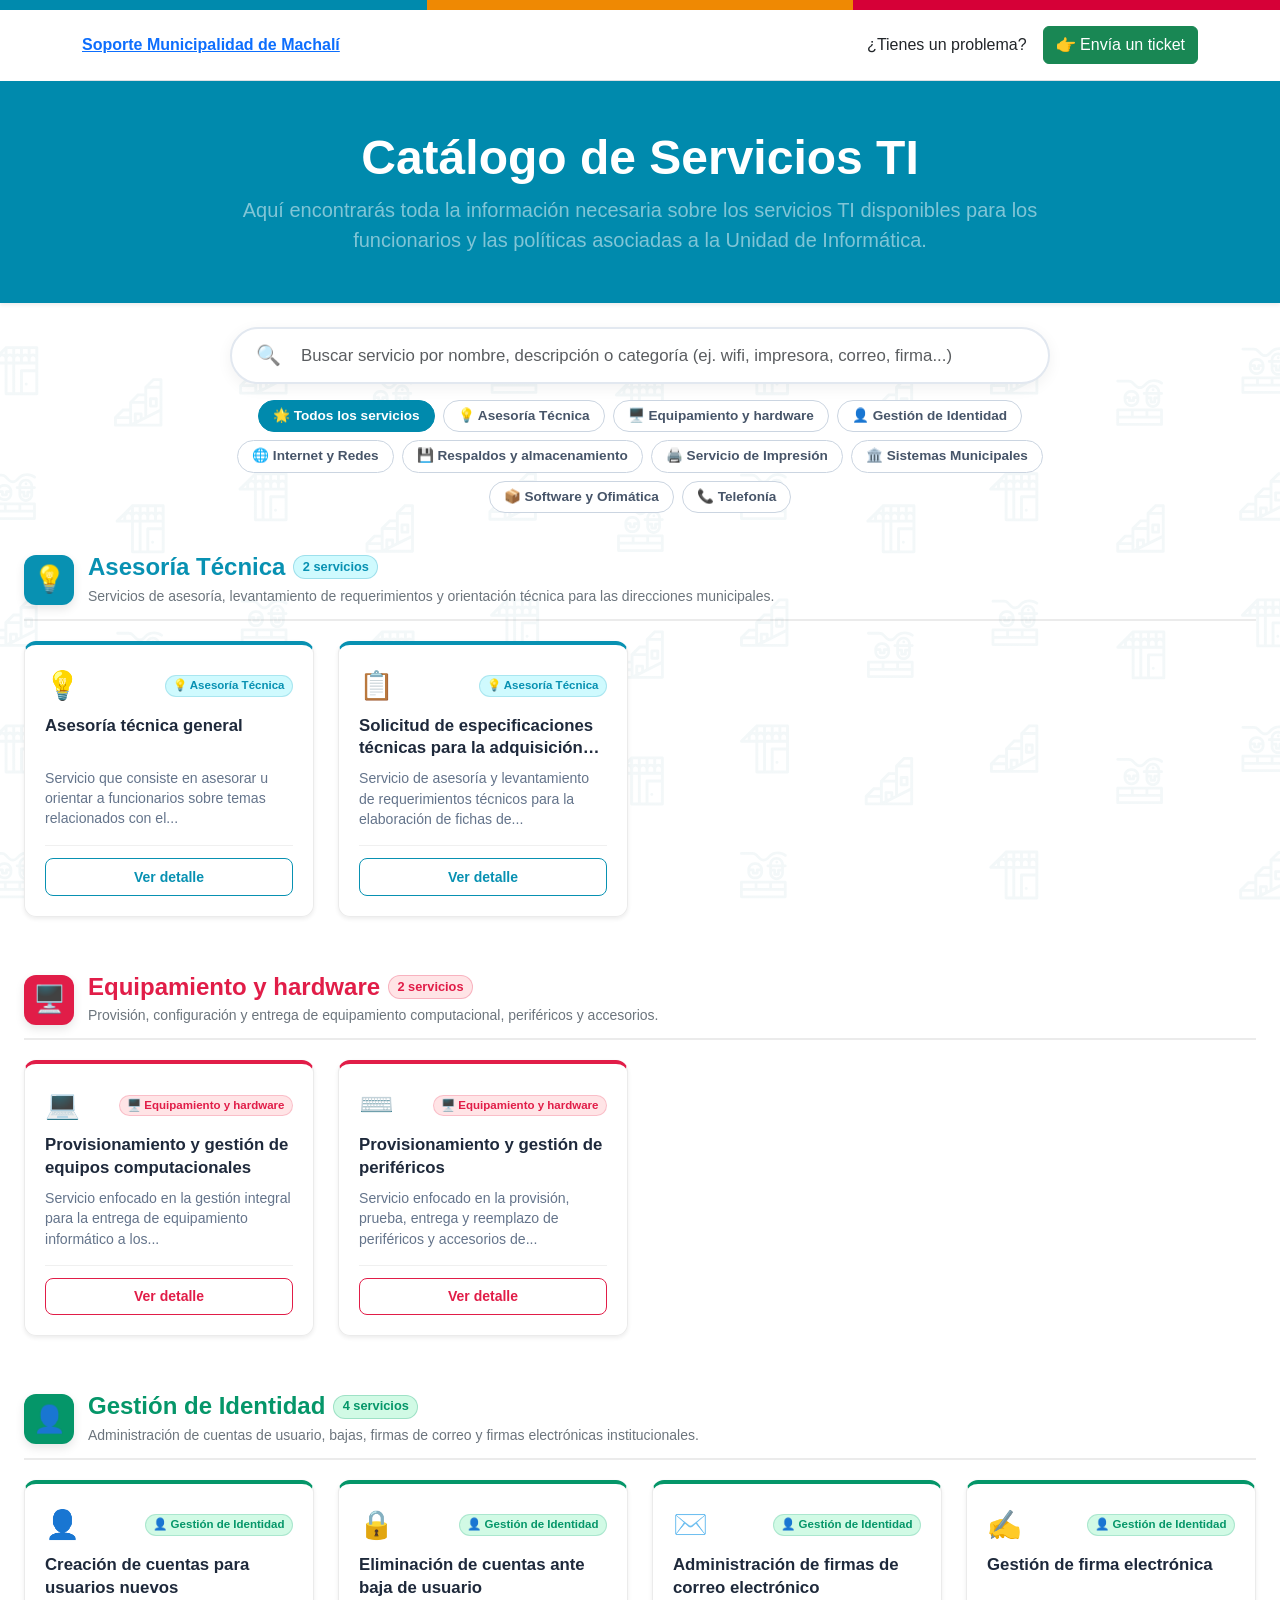
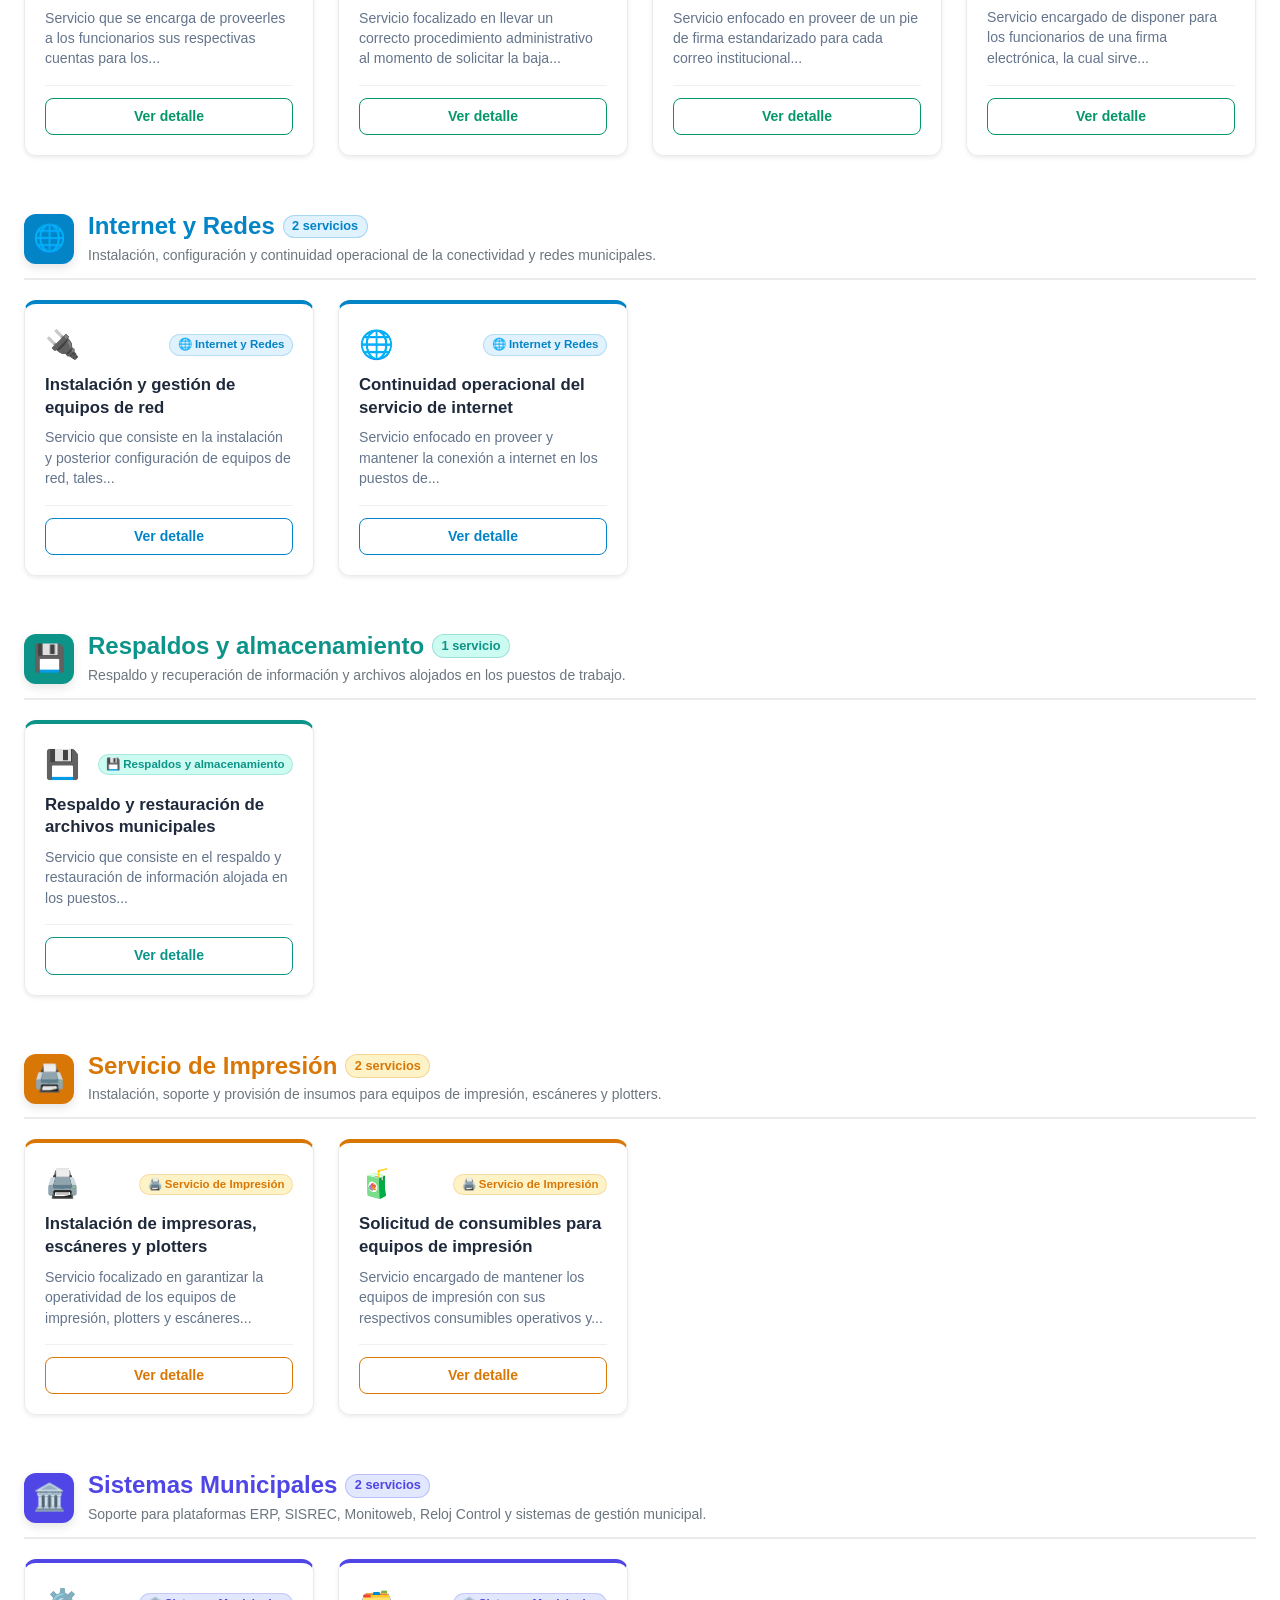
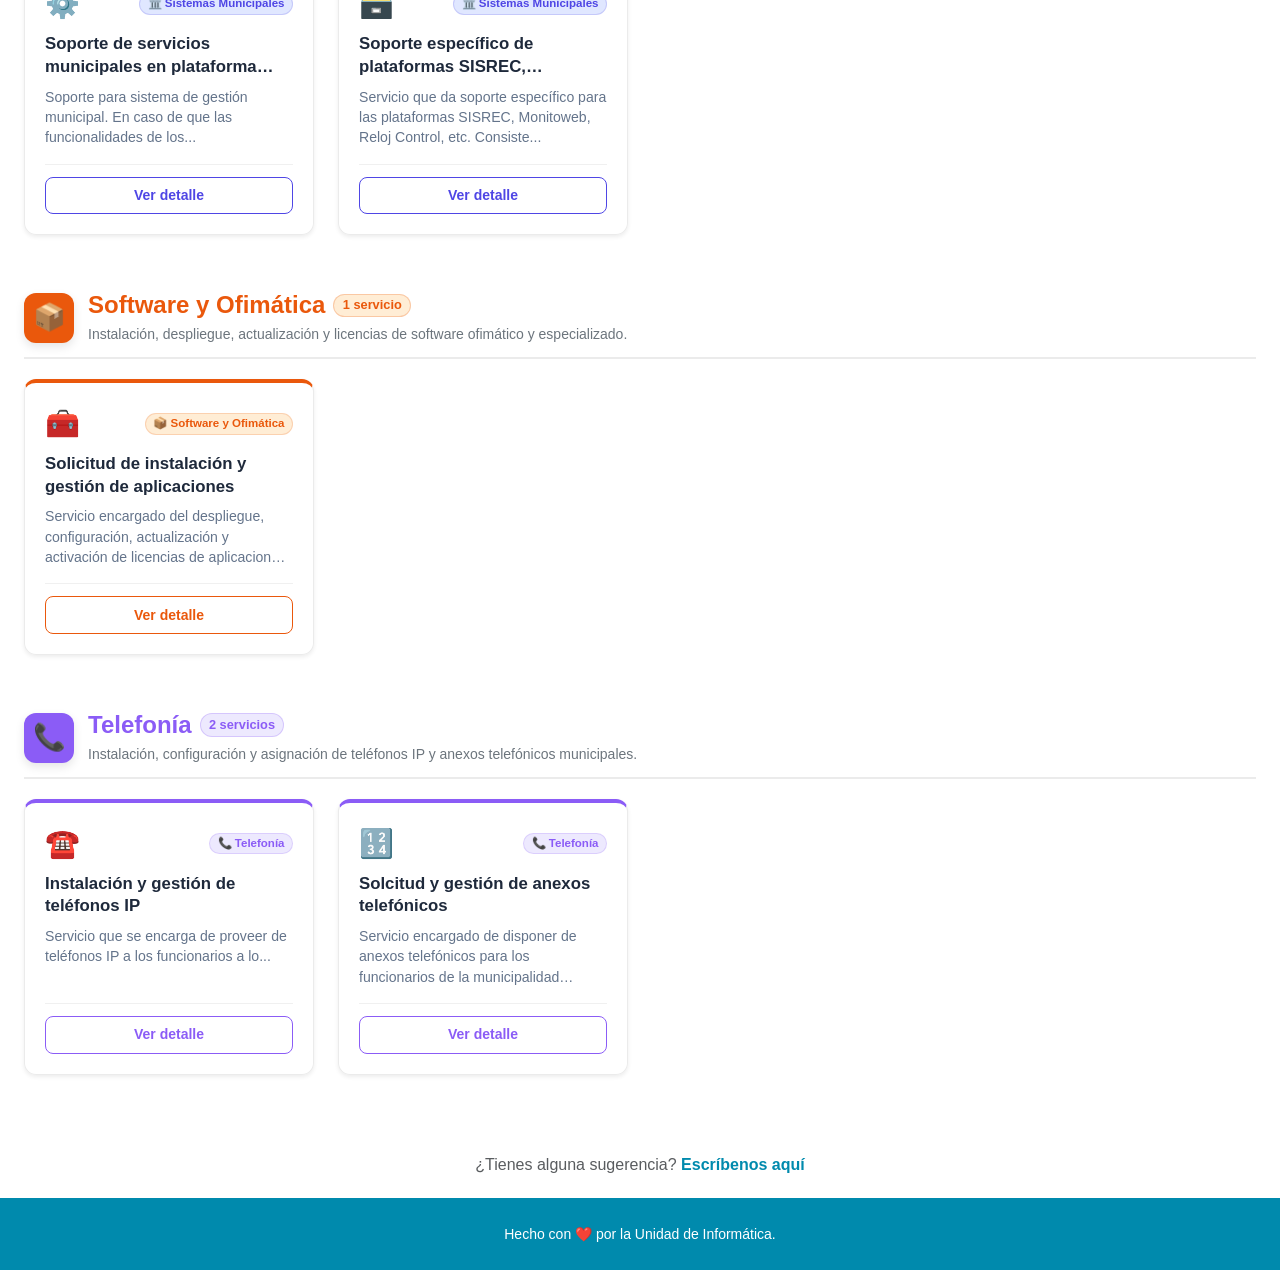
<file: index.html>
<!DOCTYPE html>
<html lang="es">
<head>
    <meta charset="UTF-8">
    <meta name="viewport" content="width=device-width, initial-scale=1.0">
    <title>Catálogo de Servicios TI | Municipalidad de Machalí</title>
    <link rel="icon" type="image/png" href="img/color_transparente.png">
    <link href="https://cdn.jsdelivr.net/npm/bootstrap@5.3.8/dist/css/bootstrap.min.css" rel="stylesheet" integrity="sha384-sRIl4kxILFvY47J16cr9ZwB07vP4J8+LH7qKQnuqkuIAvNWLzeN8tE5YBujZqJLB" crossorigin="anonymous">
    <link rel="stylesheet" href="css/style.css">
</head>
<body class="d-flex flex-column min-vh-100">
    <header id="header-placeholder"></header>

    <div class="container-fluid bg-mach-primary text-white py-5 shadow-sm">
        <div class="container text-center">
            <h1 class="fw-bold display-5 mb-2">Catálogo de Servicios TI</h1>
            <p class="lead mb-0 text-white-50 mx-auto" style="max-width: 800px;">
                Aquí encontrarás toda la información necesaria sobre los servicios TI disponibles para los funcionarios y las políticas asociadas a la Unidad de Informática.
            </p>
        </div> 
    </div>

    <section class="container mt-4 mb-4">
        <div class="search-container">
            <div class="search-box-wrapper p-2 d-flex align-items-center">
                <span class="ps-3 pe-2 text-muted fs-5" aria-hidden="true">🔍</span>
                <input type="search" id="service-search" class="form-control search-input" placeholder="Buscar servicio por nombre, descripción o categoría (ej. wifi, impresora, correo, firma...)" aria-label="Buscar servicio TI">
                <button type="button" id="clear-search-btn" class="btn btn-link text-muted pe-3 text-decoration-none d-none" aria-label="Limpiar búsqueda" title="Limpiar búsqueda">✕</button>
            </div>

            <div class="search-pills mt-3" id="category-filters" role="group" aria-label="Filtro de categorías">
                <button type="button" class="btn-cat-pill active" data-category="all">🌟 Todos los servicios</button>
                <button type="button" class="btn-cat-pill" data-category="asesoria-tecnica"><span>💡</span> Asesoría Técnica</button>
                <button type="button" class="btn-cat-pill" data-category="equipamiento-hardware"><span>🖥️</span> Equipamiento y hardware</button>
                <button type="button" class="btn-cat-pill" data-category="gestion-identidad"><span>👤</span> Gestión de Identidad</button>
                <button type="button" class="btn-cat-pill" data-category="internet-redes"><span>🌐</span> Internet y Redes</button>
                <button type="button" class="btn-cat-pill" data-category="respaldos-almacenamiento"><span>💾</span> Respaldos y almacenamiento</button>
                <button type="button" class="btn-cat-pill" data-category="servicio-impresion"><span>🖨️</span> Servicio de Impresión</button>
                <button type="button" class="btn-cat-pill" data-category="sistemas-municipales"><span>🏛️</span> Sistemas Municipales</button>
                <button type="button" class="btn-cat-pill" data-category="software-ofimatica"><span>📦</span> Software y Ofimática</button>
                <button type="button" class="btn-cat-pill" data-category="telefonia"><span>📞</span> Telefonía</button>
            </div>

            <div id="results-count" class="text-center text-muted fw-semibold small mt-2 d-none" aria-live="polite"></div>
        </div>
    </section>

    <main class="flex-grow-1">
        <div class="container my-3" id="catalogo-completo">
        <!-- Category: Asesoría Técnica -->
        <section class="categoria-seccion" id="cat-asesoria-tecnica" data-category="asesoria-tecnica">
            <div class="categoria-header">
                <div class="categoria-icono-circulo" style="background-color: #0891b2; color: #ffffff;">
                    💡
                </div>
                <div class="flex-grow-1">
                    <div class="d-flex align-items-center gap-2 flex-wrap">
                        <h3 class="fw-bold m-0" style="color: #0891b2; font-size: 1.5rem;">Asesoría Técnica</h3>
                        <span class="badge rounded-pill" style="background-color: #cffafe; color: #0891b2; border: 1px solid #0891b240; font-size: 0.8rem;">
                            2 servicios
                        </span>
                    </div>
                    <p class="text-secondary small m-0 mt-1">Servicios de asesoría, levantamiento de requerimientos y orientación técnica para las direcciones municipales.</p>
                </div>
            </div>
            <div class="row g-4">
                <div class="col-12 col-md-6 col-lg-3 d-flex service-column"
                     data-category="asesoria-tecnica"
                     data-search="asesoria tecnica general servicio que consiste en asesorar u orientar a funcionarios sobre temas relacionados con el area de la informatica cada vez que se solicite mediante un ticket o por llamada telefonica. considera ayuda en el uso de google workspace. asesoria tecnica servicios de asesoria, levantamiento de requerimientos y orientacion tecnica para las direcciones municipales.">
                    <article class="card card-servicio-catalogo shadow-sm"
                             style="border-top: 4px solid #0891b2; cursor: pointer;"
                             role="button"
                             tabindex="0"
                             data-service-title="Asesoría técnica general"
                             data-service-icon="💡"
                             data-service-category="💡 Asesoría Técnica"
                             data-service-category-color="#0891b2"
                             data-service-category-bg="#cffafe"
                             data-service-description="Servicio que consiste en asesorar u orientar a funcionarios sobre temas relacionados con el área de la informática cada vez que se solicite mediante un ticket o por llamada telefónica. Considera ayuda en el uso de Google Workspace.">
                        <div class="card-body">
                            <div class="d-flex align-items-center justify-content-between mb-2">
                                <span class="fs-3" aria-hidden="true">💡</span>
                                <span class="badge rounded-pill" style="background-color: #cffafe; color: #0891b2; border: 1px solid #0891b230; font-size: 0.72rem;">
                                    💡 Asesoría Técnica
                                </span>
                            </div>
                            <h5 class="service-card-title">Asesoría técnica general</h5>
                            <p class="service-card-desc">Servicio que consiste en asesorar u orientar a funcionarios sobre temas relacionados con el...</p>
                            <div class="service-card-footer">
                                <button type="button" class="btn btn-sm w-100 btn-ver-detalle" style="--cat-color: #0891b2;">
                                    Ver detalle
                                </button>
                            </div>
                        </div>
                    </article>
                </div>
                <div class="col-12 col-md-6 col-lg-3 d-flex service-column"
                     data-category="asesoria-tecnica"
                     data-search="solicitud de especificaciones tecnicas para la adquisicion de equipamiento o servicios informaticos servicio de asesoria y levantamiento de requerimientos tecnicos para la elaboracion de fichas de especificaciones, cotizaciones y terminos de referencia para la adquisicion de hardware, software o servicios de ti ajustados al presupuesto y necesidades de cada direccion municipal. asesoria tecnica servicios de asesoria, levantamiento de requerimientos y orientacion tecnica para las direcciones municipales.">
                    <article class="card card-servicio-catalogo shadow-sm"
                             style="border-top: 4px solid #0891b2; cursor: pointer;"
                             role="button"
                             tabindex="0"
                             data-service-title="Solicitud de especificaciones técnicas para la adquisición de equipamiento o servicios informáticos"
                             data-service-icon="📋"
                             data-service-category="💡 Asesoría Técnica"
                             data-service-category-color="#0891b2"
                             data-service-category-bg="#cffafe"
                             data-service-description="Servicio de asesoría y levantamiento de requerimientos técnicos para la elaboración de fichas de especificaciones, cotizaciones y términos de referencia para la adquisición de hardware, software o servicios de TI ajustados al presupuesto y necesidades de cada dirección municipal.">
                        <div class="card-body">
                            <div class="d-flex align-items-center justify-content-between mb-2">
                                <span class="fs-3" aria-hidden="true">📋</span>
                                <span class="badge rounded-pill" style="background-color: #cffafe; color: #0891b2; border: 1px solid #0891b230; font-size: 0.72rem;">
                                    💡 Asesoría Técnica
                                </span>
                            </div>
                            <h5 class="service-card-title">Solicitud de especificaciones técnicas para la adquisición de equipamiento o servicios informáticos</h5>
                            <p class="service-card-desc">Servicio de asesoría y levantamiento de requerimientos técnicos para la elaboración de fichas de...</p>
                            <div class="service-card-footer">
                                <button type="button" class="btn btn-sm w-100 btn-ver-detalle" style="--cat-color: #0891b2;">
                                    Ver detalle
                                </button>
                            </div>
                        </div>
                    </article>
                </div>
            </div>
        </section>
        <!-- Category: Equipamiento y hardware -->
        <section class="categoria-seccion" id="cat-equipamiento-hardware" data-category="equipamiento-hardware">
            <div class="categoria-header">
                <div class="categoria-icono-circulo" style="background-color: #e11d48; color: #ffffff;">
                    🖥️
                </div>
                <div class="flex-grow-1">
                    <div class="d-flex align-items-center gap-2 flex-wrap">
                        <h3 class="fw-bold m-0" style="color: #e11d48; font-size: 1.5rem;">Equipamiento y hardware</h3>
                        <span class="badge rounded-pill" style="background-color: #ffe4e6; color: #e11d48; border: 1px solid #e11d4840; font-size: 0.8rem;">
                            2 servicios
                        </span>
                    </div>
                    <p class="text-secondary small m-0 mt-1">Provisión, configuración y entrega de equipamiento computacional, periféricos y accesorios.</p>
                </div>
            </div>
            <div class="row g-4">
                <div class="col-12 col-md-6 col-lg-3 d-flex service-column"
                     data-category="equipamiento-hardware"
                     data-search="provisionamiento y gestion de equipos computacionales servicio enfocado en la gestion integral para la entrega de equipamiento informatico a los funcionarios. el proceso abarca la preparacion y configuracion inicial del hardware (computadores de escritorio y laptops), asegurando su correcto funcionamiento en la red corporativa. asimismo, contempla la carga de aplicaciones basicas institucionales y la instalacion de software especifico requerido segun el perfil y funciones del usuario, culminando con la entrega fisica y puesta en marcha del equipo en el puesto de trabajo. equipamiento y hardware provision, configuracion y entrega de equipamiento computacional, perifericos y accesorios.">
                    <article class="card card-servicio-catalogo shadow-sm"
                             style="border-top: 4px solid #e11d48; cursor: pointer;"
                             role="button"
                             tabindex="0"
                             data-service-title="Provisionamiento y gestión de equipos computacionales"
                             data-service-icon="💻"
                             data-service-category="🖥️ Equipamiento y hardware"
                             data-service-category-color="#e11d48"
                             data-service-category-bg="#ffe4e6"
                             data-service-description="Servicio enfocado en la gestión integral para la entrega de equipamiento informático a los funcionarios. El proceso abarca la preparación y configuración inicial del hardware (computadores de escritorio y laptops), asegurando su correcto funcionamiento en la red corporativa. Asimismo, contempla la carga de aplicaciones básicas institucionales y la instalación de software específico requerido según el perfil y funciones del usuario, culminando con la entrega física y puesta en marcha del equipo en el puesto de trabajo.">
                        <div class="card-body">
                            <div class="d-flex align-items-center justify-content-between mb-2">
                                <span class="fs-3" aria-hidden="true">💻</span>
                                <span class="badge rounded-pill" style="background-color: #ffe4e6; color: #e11d48; border: 1px solid #e11d4830; font-size: 0.72rem;">
                                    🖥️ Equipamiento y hardware
                                </span>
                            </div>
                            <h5 class="service-card-title">Provisionamiento y gestión de equipos computacionales</h5>
                            <p class="service-card-desc">Servicio enfocado en la gestión integral para la entrega de equipamiento informático a los...</p>
                            <div class="service-card-footer">
                                <button type="button" class="btn btn-sm w-100 btn-ver-detalle" style="--cat-color: #e11d48;">
                                    Ver detalle
                                </button>
                            </div>
                        </div>
                    </article>
                </div>
                <div class="col-12 col-md-6 col-lg-3 d-flex service-column"
                     data-category="equipamiento-hardware"
                     data-search="provisionamiento y gestion de perifericos servicio enfocado en la provision, prueba, entrega y reemplazo de perifericos y accesorios de hardware no computacionales (teclados, mouses, monitores, auriculares, adaptadores usb/hdmi, camaras web y proyectores), asegurando la usabilidad del puesto de trabajo. equipamiento y hardware provision, configuracion y entrega de equipamiento computacional, perifericos y accesorios.">
                    <article class="card card-servicio-catalogo shadow-sm"
                             style="border-top: 4px solid #e11d48; cursor: pointer;"
                             role="button"
                             tabindex="0"
                             data-service-title="Provisionamiento y gestión de periféricos"
                             data-service-icon="⌨️"
                             data-service-category="🖥️ Equipamiento y hardware"
                             data-service-category-color="#e11d48"
                             data-service-category-bg="#ffe4e6"
                             data-service-description="Servicio enfocado en la provisión, prueba, entrega y reemplazo de periféricos y accesorios de hardware no computacionales (teclados, mouses, monitores, auriculares, adaptadores USB/HDMI, cámaras web y proyectores), asegurando la usabilidad del puesto de trabajo.">
                        <div class="card-body">
                            <div class="d-flex align-items-center justify-content-between mb-2">
                                <span class="fs-3" aria-hidden="true">⌨️</span>
                                <span class="badge rounded-pill" style="background-color: #ffe4e6; color: #e11d48; border: 1px solid #e11d4830; font-size: 0.72rem;">
                                    🖥️ Equipamiento y hardware
                                </span>
                            </div>
                            <h5 class="service-card-title">Provisionamiento y gestión de periféricos</h5>
                            <p class="service-card-desc">Servicio enfocado en la provisión, prueba, entrega y reemplazo de periféricos y accesorios de...</p>
                            <div class="service-card-footer">
                                <button type="button" class="btn btn-sm w-100 btn-ver-detalle" style="--cat-color: #e11d48;">
                                    Ver detalle
                                </button>
                            </div>
                        </div>
                    </article>
                </div>
            </div>
        </section>
        <!-- Category: Gestión de Identidad -->
        <section class="categoria-seccion" id="cat-gestion-identidad" data-category="gestion-identidad">
            <div class="categoria-header">
                <div class="categoria-icono-circulo" style="background-color: #059669; color: #ffffff;">
                    👤
                </div>
                <div class="flex-grow-1">
                    <div class="d-flex align-items-center gap-2 flex-wrap">
                        <h3 class="fw-bold m-0" style="color: #059669; font-size: 1.5rem;">Gestión de Identidad</h3>
                        <span class="badge rounded-pill" style="background-color: #d1fae5; color: #059669; border: 1px solid #05966940; font-size: 0.8rem;">
                            4 servicios
                        </span>
                    </div>
                    <p class="text-secondary small m-0 mt-1">Administración de cuentas de usuario, bajas, firmas de correo y firmas electrónicas institucionales.</p>
                </div>
            </div>
            <div class="row g-4">
                <div class="col-12 col-md-6 col-lg-3 d-flex service-column"
                     data-category="gestion-identidad"
                     data-search="creacion de cuentas para usuarios nuevos servicio que se encarga de proveerles a los funcionarios sus respectivas cuentas para los sistemas municipales, tales como la plataforma erp, generar una cuenta dentro de active directory municipal, ingresar una cuenta de microsoft 365 en su equipo asignado, etc. gestion de identidad administracion de cuentas de usuario, bajas, firmas de correo y firmas electronicas institucionales.">
                    <article class="card card-servicio-catalogo shadow-sm"
                             style="border-top: 4px solid #059669; cursor: pointer;"
                             role="button"
                             tabindex="0"
                             data-service-title="Creación de cuentas para usuarios nuevos"
                             data-service-icon="👤"
                             data-service-category="👤 Gestión de Identidad"
                             data-service-category-color="#059669"
                             data-service-category-bg="#d1fae5"
                             data-service-description="Servicio que se encarga de proveerles a los funcionarios sus respectivas cuentas para los sistemas municipales, tales como la plataforma ERP, generar una cuenta dentro de Active Directory municipal, ingresar una cuenta de Microsoft 365 en su equipo asignado, etc.">
                        <div class="card-body">
                            <div class="d-flex align-items-center justify-content-between mb-2">
                                <span class="fs-3" aria-hidden="true">👤</span>
                                <span class="badge rounded-pill" style="background-color: #d1fae5; color: #059669; border: 1px solid #05966930; font-size: 0.72rem;">
                                    👤 Gestión de Identidad
                                </span>
                            </div>
                            <h5 class="service-card-title">Creación de cuentas para usuarios nuevos</h5>
                            <p class="service-card-desc">Servicio que se encarga de proveerles a los funcionarios sus respectivas cuentas para los...</p>
                            <div class="service-card-footer">
                                <button type="button" class="btn btn-sm w-100 btn-ver-detalle" style="--cat-color: #059669;">
                                    Ver detalle
                                </button>
                            </div>
                        </div>
                    </article>
                </div>
                <div class="col-12 col-md-6 col-lg-3 d-flex service-column"
                     data-category="gestion-identidad"
                     data-search="eliminacion de cuentas ante baja de usuario servicio focalizado en llevar un correcto procedimiento administrativo al momento de solicitar la baja de un usuario, respaldar su correo institucional y suspenderlo posteriormente, eliminar su cuenta de active directory, suspender su acceso total a la plataforma erp, entre otras credenciales asociadas. gestion de identidad administracion de cuentas de usuario, bajas, firmas de correo y firmas electronicas institucionales.">
                    <article class="card card-servicio-catalogo shadow-sm"
                             style="border-top: 4px solid #059669; cursor: pointer;"
                             role="button"
                             tabindex="0"
                             data-service-title="Eliminación de cuentas ante baja de usuario"
                             data-service-icon="🔒"
                             data-service-category="👤 Gestión de Identidad"
                             data-service-category-color="#059669"
                             data-service-category-bg="#d1fae5"
                             data-service-description="Servicio focalizado en llevar un correcto procedimiento administrativo al momento de solicitar la baja de un usuario, respaldar su correo institucional y suspenderlo posteriormente, eliminar su cuenta de Active Directory, suspender su acceso total a la plataforma ERP, entre otras credenciales asociadas.">
                        <div class="card-body">
                            <div class="d-flex align-items-center justify-content-between mb-2">
                                <span class="fs-3" aria-hidden="true">🔒</span>
                                <span class="badge rounded-pill" style="background-color: #d1fae5; color: #059669; border: 1px solid #05966930; font-size: 0.72rem;">
                                    👤 Gestión de Identidad
                                </span>
                            </div>
                            <h5 class="service-card-title">Eliminación de cuentas ante baja de usuario</h5>
                            <p class="service-card-desc">Servicio focalizado en llevar un correcto procedimiento administrativo al momento de solicitar la baja...</p>
                            <div class="service-card-footer">
                                <button type="button" class="btn btn-sm w-100 btn-ver-detalle" style="--cat-color: #059669;">
                                    Ver detalle
                                </button>
                            </div>
                        </div>
                    </article>
                </div>
                <div class="col-12 col-md-6 col-lg-3 d-flex service-column"
                     data-category="gestion-identidad"
                     data-search="administracion de firmas de correo electronico servicio enfocado en proveer de un pie de firma estandarizado para cada correo institucional dentro de la municipalidad, el cual debera llevar los datos de cada funcionario, incluyendo su nombre y apellido, cargo al que pertenece, direccion a la que pertenece, edificio en el cual trabaja y su respectivo anexo telefonico en caso de disponer de uno. ademas de poder realizar correcciones o cambios en caso de que alguna firma presente un error en su informacion o cuando sea necesario atribuirle dicha firma a un nuevo funcionario. gestion de identidad administracion de cuentas de usuario, bajas, firmas de correo y firmas electronicas institucionales.">
                    <article class="card card-servicio-catalogo shadow-sm"
                             style="border-top: 4px solid #059669; cursor: pointer;"
                             role="button"
                             tabindex="0"
                             data-service-title="Administración de firmas de correo electrónico"
                             data-service-icon="✉️"
                             data-service-category="👤 Gestión de Identidad"
                             data-service-category-color="#059669"
                             data-service-category-bg="#d1fae5"
                             data-service-description="Servicio enfocado en proveer de un pie de firma estandarizado para cada correo institucional dentro de la municipalidad, el cual deberá llevar los datos de cada funcionario, incluyendo su nombre y apellido, cargo al que pertenece, dirección a la que pertenece, edificio en el cual trabaja y su respectivo anexo telefónico en caso de disponer de uno. Además de poder realizar correcciones o cambios en caso de que alguna firma presente un error en su información o cuando sea necesario atribuirle dicha firma a un nuevo funcionario.">
                        <div class="card-body">
                            <div class="d-flex align-items-center justify-content-between mb-2">
                                <span class="fs-3" aria-hidden="true">✉️</span>
                                <span class="badge rounded-pill" style="background-color: #d1fae5; color: #059669; border: 1px solid #05966930; font-size: 0.72rem;">
                                    👤 Gestión de Identidad
                                </span>
                            </div>
                            <h5 class="service-card-title">Administración de firmas de correo electrónico</h5>
                            <p class="service-card-desc">Servicio enfocado en proveer de un pie de firma estandarizado para cada correo institucional...</p>
                            <div class="service-card-footer">
                                <button type="button" class="btn btn-sm w-100 btn-ver-detalle" style="--cat-color: #059669;">
                                    Ver detalle
                                </button>
                            </div>
                        </div>
                    </article>
                </div>
                <div class="col-12 col-md-6 col-lg-3 d-flex service-column"
                     data-category="gestion-identidad"
                     data-search="gestion de firma electronica servicio encargado de disponer para los funcionarios de una firma electronica, la cual sirve para autenticar documentos digitales y firmar acuerdos online con la misma validez legal que una firma manuscrita, pero de forma mas rapida, segura y sin papel. consiste en realizar la instalacion de dicha firma en el equipo del funcionario designado. tambien se encarga de disponer soluciones en caso de que la firma presente alguna falla. gestion de identidad administracion de cuentas de usuario, bajas, firmas de correo y firmas electronicas institucionales.">
                    <article class="card card-servicio-catalogo shadow-sm"
                             style="border-top: 4px solid #059669; cursor: pointer;"
                             role="button"
                             tabindex="0"
                             data-service-title="Gestión de firma electrónica"
                             data-service-icon="✍️"
                             data-service-category="👤 Gestión de Identidad"
                             data-service-category-color="#059669"
                             data-service-category-bg="#d1fae5"
                             data-service-description="Servicio encargado de disponer para los funcionarios de una firma electrónica, la cual sirve para autenticar documentos digitales y firmar acuerdos online con la misma validez legal que una firma manuscrita, pero de forma más rápida, segura y sin papel. Consiste en realizar la instalación de dicha firma en el equipo del funcionario designado. También se encarga de disponer soluciones en caso de que la firma presente alguna falla.">
                        <div class="card-body">
                            <div class="d-flex align-items-center justify-content-between mb-2">
                                <span class="fs-3" aria-hidden="true">✍️</span>
                                <span class="badge rounded-pill" style="background-color: #d1fae5; color: #059669; border: 1px solid #05966930; font-size: 0.72rem;">
                                    👤 Gestión de Identidad
                                </span>
                            </div>
                            <h5 class="service-card-title">Gestión de firma electrónica</h5>
                            <p class="service-card-desc">Servicio encargado de disponer para los funcionarios de una firma electrónica, la cual sirve...</p>
                            <div class="service-card-footer">
                                <button type="button" class="btn btn-sm w-100 btn-ver-detalle" style="--cat-color: #059669;">
                                    Ver detalle
                                </button>
                            </div>
                        </div>
                    </article>
                </div>
            </div>
        </section>
        <!-- Category: Internet y Redes -->
        <section class="categoria-seccion" id="cat-internet-redes" data-category="internet-redes">
            <div class="categoria-header">
                <div class="categoria-icono-circulo" style="background-color: #0284c7; color: #ffffff;">
                    🌐
                </div>
                <div class="flex-grow-1">
                    <div class="d-flex align-items-center gap-2 flex-wrap">
                        <h3 class="fw-bold m-0" style="color: #0284c7; font-size: 1.5rem;">Internet y Redes</h3>
                        <span class="badge rounded-pill" style="background-color: #e0f2fe; color: #0284c7; border: 1px solid #0284c740; font-size: 0.8rem;">
                            2 servicios
                        </span>
                    </div>
                    <p class="text-secondary small m-0 mt-1">Instalación, configuración y continuidad operacional de la conectividad y redes municipales.</p>
                </div>
            </div>
            <div class="row g-4">
                <div class="col-12 col-md-6 col-lg-3 d-flex service-column"
                     data-category="internet-redes"
                     data-search="instalacion y gestion de equipos de red servicio que consiste en la instalacion y posterior configuracion de equipos de red, tales como routers y switches, en los puestos de trabajo de los funcionarios. el servicio se asegura de mantener a los trabajadores conectados a la red municipal, cubriendo todas sus dependencias. internet y redes instalacion, configuracion y continuidad operacional de la conectividad y redes municipales.">
                    <article class="card card-servicio-catalogo shadow-sm"
                             style="border-top: 4px solid #0284c7; cursor: pointer;"
                             role="button"
                             tabindex="0"
                             data-service-title="Instalación y gestión de equipos de red"
                             data-service-icon="🔌"
                             data-service-category="🌐 Internet y Redes"
                             data-service-category-color="#0284c7"
                             data-service-category-bg="#e0f2fe"
                             data-service-description="Servicio que consiste en la instalación y posterior configuración de equipos de red, tales como routers y switches, en los puestos de trabajo de los funcionarios. El servicio se asegura de mantener a los trabajadores conectados a la red municipal, cubriendo todas sus dependencias.">
                        <div class="card-body">
                            <div class="d-flex align-items-center justify-content-between mb-2">
                                <span class="fs-3" aria-hidden="true">🔌</span>
                                <span class="badge rounded-pill" style="background-color: #e0f2fe; color: #0284c7; border: 1px solid #0284c730; font-size: 0.72rem;">
                                    🌐 Internet y Redes
                                </span>
                            </div>
                            <h5 class="service-card-title">Instalación y gestión de equipos de red</h5>
                            <p class="service-card-desc">Servicio que consiste en la instalación y posterior configuración de equipos de red, tales...</p>
                            <div class="service-card-footer">
                                <button type="button" class="btn btn-sm w-100 btn-ver-detalle" style="--cat-color: #0284c7;">
                                    Ver detalle
                                </button>
                            </div>
                        </div>
                    </article>
                </div>
                <div class="col-12 col-md-6 col-lg-3 d-flex service-column"
                     data-category="internet-redes"
                     data-search="continuidad operacional del servicio de internet servicio enfocado en proveer y mantener la conexion a internet en los puestos de trabajo. este incluye la configuracion de las redes en los equipos, su habilitacion mediante puertos fisicos, la instalacion de routers y la provision de adaptadores wi-fi (usb). ademas de abarcar el mantenimiento y soporte del cableado estructurado, como, por ejemplo, realizando la instalacion o reparacion de cables ethernet danados para restablecer el servicio. internet y redes instalacion, configuracion y continuidad operacional de la conectividad y redes municipales.">
                    <article class="card card-servicio-catalogo shadow-sm"
                             style="border-top: 4px solid #0284c7; cursor: pointer;"
                             role="button"
                             tabindex="0"
                             data-service-title="Continuidad operacional del servicio de internet"
                             data-service-icon="🌐"
                             data-service-category="🌐 Internet y Redes"
                             data-service-category-color="#0284c7"
                             data-service-category-bg="#e0f2fe"
                             data-service-description="Servicio enfocado en proveer y mantener la conexión a internet en los puestos de trabajo. Este incluye la configuración de las redes en los equipos, su habilitación mediante puertos físicos, la instalación de routers y la provisión de adaptadores Wi-Fi (USB). Además de abarcar el mantenimiento y soporte del cableado estructurado, como, por ejemplo, realizando la instalación o reparación de cables Ethernet dañados para restablecer el servicio.">
                        <div class="card-body">
                            <div class="d-flex align-items-center justify-content-between mb-2">
                                <span class="fs-3" aria-hidden="true">🌐</span>
                                <span class="badge rounded-pill" style="background-color: #e0f2fe; color: #0284c7; border: 1px solid #0284c730; font-size: 0.72rem;">
                                    🌐 Internet y Redes
                                </span>
                            </div>
                            <h5 class="service-card-title">Continuidad operacional del servicio de internet</h5>
                            <p class="service-card-desc">Servicio enfocado en proveer y mantener la conexión a internet en los puestos de...</p>
                            <div class="service-card-footer">
                                <button type="button" class="btn btn-sm w-100 btn-ver-detalle" style="--cat-color: #0284c7;">
                                    Ver detalle
                                </button>
                            </div>
                        </div>
                    </article>
                </div>
            </div>
        </section>
        <!-- Category: Respaldos y almacenamiento -->
        <section class="categoria-seccion" id="cat-respaldos-almacenamiento" data-category="respaldos-almacenamiento">
            <div class="categoria-header">
                <div class="categoria-icono-circulo" style="background-color: #0d9488; color: #ffffff;">
                    💾
                </div>
                <div class="flex-grow-1">
                    <div class="d-flex align-items-center gap-2 flex-wrap">
                        <h3 class="fw-bold m-0" style="color: #0d9488; font-size: 1.5rem;">Respaldos y almacenamiento</h3>
                        <span class="badge rounded-pill" style="background-color: #ccfbf1; color: #0d9488; border: 1px solid #0d948840; font-size: 0.8rem;">
                            1 servicio
                        </span>
                    </div>
                    <p class="text-secondary small m-0 mt-1">Respaldo y recuperación de información y archivos alojados en los puestos de trabajo.</p>
                </div>
            </div>
            <div class="row g-4">
                <div class="col-12 col-md-6 col-lg-3 d-flex service-column"
                     data-category="respaldos-almacenamiento"
                     data-search="respaldo y restauracion de archivos municipales servicio que consiste en el respaldo y restauracion de informacion alojada en los puestos de trabajo. las labores incluyen la ejecucion de respaldos de datos preventivos en las computadoras y la recuperacion de archivos especificos del funcionario. respaldos y almacenamiento respaldo y recuperacion de informacion y archivos alojados en los puestos de trabajo.">
                    <article class="card card-servicio-catalogo shadow-sm"
                             style="border-top: 4px solid #0d9488; cursor: pointer;"
                             role="button"
                             tabindex="0"
                             data-service-title="Respaldo y restauración de archivos municipales"
                             data-service-icon="💾"
                             data-service-category="💾 Respaldos y almacenamiento"
                             data-service-category-color="#0d9488"
                             data-service-category-bg="#ccfbf1"
                             data-service-description="Servicio que consiste en el respaldo y restauración de información alojada en los puestos de trabajo. Las labores incluyen la ejecución de respaldos de datos preventivos en las computadoras y la recuperación de archivos específicos del funcionario.">
                        <div class="card-body">
                            <div class="d-flex align-items-center justify-content-between mb-2">
                                <span class="fs-3" aria-hidden="true">💾</span>
                                <span class="badge rounded-pill" style="background-color: #ccfbf1; color: #0d9488; border: 1px solid #0d948830; font-size: 0.72rem;">
                                    💾 Respaldos y almacenamiento
                                </span>
                            </div>
                            <h5 class="service-card-title">Respaldo y restauración de archivos municipales</h5>
                            <p class="service-card-desc">Servicio que consiste en el respaldo y restauración de información alojada en los puestos...</p>
                            <div class="service-card-footer">
                                <button type="button" class="btn btn-sm w-100 btn-ver-detalle" style="--cat-color: #0d9488;">
                                    Ver detalle
                                </button>
                            </div>
                        </div>
                    </article>
                </div>
            </div>
        </section>
        <!-- Category: Servicio de Impresión -->
        <section class="categoria-seccion" id="cat-servicio-impresion" data-category="servicio-impresion">
            <div class="categoria-header">
                <div class="categoria-icono-circulo" style="background-color: #d97706; color: #ffffff;">
                    🖨️
                </div>
                <div class="flex-grow-1">
                    <div class="d-flex align-items-center gap-2 flex-wrap">
                        <h3 class="fw-bold m-0" style="color: #d97706; font-size: 1.5rem;">Servicio de Impresión</h3>
                        <span class="badge rounded-pill" style="background-color: #fef3c7; color: #d97706; border: 1px solid #d9770640; font-size: 0.8rem;">
                            2 servicios
                        </span>
                    </div>
                    <p class="text-secondary small m-0 mt-1">Instalación, soporte y provisión de insumos para equipos de impresión, escáneres y plotters.</p>
                </div>
            </div>
            <div class="row g-4">
                <div class="col-12 col-md-6 col-lg-3 d-flex service-column"
                     data-category="servicio-impresion"
                     data-search="instalacion de impresoras, escaneres y plotters servicio focalizado en garantizar la operatividad de los equipos de impresion, plotters y escaneres a lo largo de la municipalidad. el servicio abarca la instalacion de equipos, sus controladores y entregar orientacion a los funcionarios sobre el uso de los mismos. servicio de impresion instalacion, soporte y provision de insumos para equipos de impresion, escaneres y plotters.">
                    <article class="card card-servicio-catalogo shadow-sm"
                             style="border-top: 4px solid #d97706; cursor: pointer;"
                             role="button"
                             tabindex="0"
                             data-service-title="Instalación de impresoras, escáneres y plotters"
                             data-service-icon="🖨️"
                             data-service-category="🖨️ Servicio de Impresión"
                             data-service-category-color="#d97706"
                             data-service-category-bg="#fef3c7"
                             data-service-description="Servicio focalizado en garantizar la operatividad de los equipos de impresión, plotters y escáneres a lo largo de la municipalidad. El servicio abarca la instalación de equipos, sus controladores y entregar orientación a los funcionarios sobre el uso de los mismos.">
                        <div class="card-body">
                            <div class="d-flex align-items-center justify-content-between mb-2">
                                <span class="fs-3" aria-hidden="true">🖨️</span>
                                <span class="badge rounded-pill" style="background-color: #fef3c7; color: #d97706; border: 1px solid #d9770630; font-size: 0.72rem;">
                                    🖨️ Servicio de Impresión
                                </span>
                            </div>
                            <h5 class="service-card-title">Instalación de impresoras, escáneres y plotters</h5>
                            <p class="service-card-desc">Servicio focalizado en garantizar la operatividad de los equipos de impresión, plotters y escáneres...</p>
                            <div class="service-card-footer">
                                <button type="button" class="btn btn-sm w-100 btn-ver-detalle" style="--cat-color: #d97706;">
                                    Ver detalle
                                </button>
                            </div>
                        </div>
                    </article>
                </div>
                <div class="col-12 col-md-6 col-lg-3 d-flex service-column"
                     data-category="servicio-impresion"
                     data-search="solicitud de consumibles para equipos de impresion servicio encargado de mantener los equipos de impresion con sus respectivos consumibles operativos y reemplazarlos al momento de terminar su vida util. ademas, se dispone de proveer para los funcionarios con toneres en los casos donde se dificulte realizar el reemplazo de estos, como lo es en dimao y la oficina ubicada en coya. servicio de impresion instalacion, soporte y provision de insumos para equipos de impresion, escaneres y plotters.">
                    <article class="card card-servicio-catalogo shadow-sm"
                             style="border-top: 4px solid #d97706; cursor: pointer;"
                             role="button"
                             tabindex="0"
                             data-service-title="Solicitud de consumibles para equipos de impresión"
                             data-service-icon="🧃"
                             data-service-category="🖨️ Servicio de Impresión"
                             data-service-category-color="#d97706"
                             data-service-category-bg="#fef3c7"
                             data-service-description="Servicio encargado de mantener los equipos de impresión con sus respectivos consumibles operativos y reemplazarlos al momento de terminar su vida útil. Además, se dispone de proveer para los funcionarios con tóneres en los casos donde se dificulte realizar el reemplazo de estos, como lo es en DIMAO y la oficina ubicada en Coya.">
                        <div class="card-body">
                            <div class="d-flex align-items-center justify-content-between mb-2">
                                <span class="fs-3" aria-hidden="true">🧃</span>
                                <span class="badge rounded-pill" style="background-color: #fef3c7; color: #d97706; border: 1px solid #d9770630; font-size: 0.72rem;">
                                    🖨️ Servicio de Impresión
                                </span>
                            </div>
                            <h5 class="service-card-title">Solicitud de consumibles para equipos de impresión</h5>
                            <p class="service-card-desc">Servicio encargado de mantener los equipos de impresión con sus respectivos consumibles operativos y...</p>
                            <div class="service-card-footer">
                                <button type="button" class="btn btn-sm w-100 btn-ver-detalle" style="--cat-color: #d97706;">
                                    Ver detalle
                                </button>
                            </div>
                        </div>
                    </article>
                </div>
            </div>
        </section>
        <!-- Category: Sistemas Municipales -->
        <section class="categoria-seccion" id="cat-sistemas-municipales" data-category="sistemas-municipales">
            <div class="categoria-header">
                <div class="categoria-icono-circulo" style="background-color: #4f46e5; color: #ffffff;">
                    🏛️
                </div>
                <div class="flex-grow-1">
                    <div class="d-flex align-items-center gap-2 flex-wrap">
                        <h3 class="fw-bold m-0" style="color: #4f46e5; font-size: 1.5rem;">Sistemas Municipales</h3>
                        <span class="badge rounded-pill" style="background-color: #e0e7ff; color: #4f46e5; border: 1px solid #4f46e540; font-size: 0.8rem;">
                            2 servicios
                        </span>
                    </div>
                    <p class="text-secondary small m-0 mt-1">Soporte para plataformas ERP, SISREC, Monitoweb, Reloj Control y sistemas de gestión municipal.</p>
                </div>
            </div>
            <div class="row g-4">
                <div class="col-12 col-md-6 col-lg-3 d-flex service-column"
                     data-category="sistemas-municipales"
                     data-search="soporte de servicios municipales en plataforma erp soporte para sistema de gestion municipal. en caso de que las funcionalidades de los sistemas no cubran todas las necesidades de gestion de la municipalidad o de cumplimiento de normativa. contempla sistemas municipales como permisos de circulacion, contabilidad gubernamental, derechos de aseo, patentes comerciales, tesoreria municipal, etc. sistemas municipales soporte para plataformas erp, sisrec, monitoweb, reloj control y sistemas de gestion municipal.">
                    <article class="card card-servicio-catalogo shadow-sm"
                             style="border-top: 4px solid #4f46e5; cursor: pointer;"
                             role="button"
                             tabindex="0"
                             data-service-title="Soporte de servicios municipales en plataforma ERP"
                             data-service-icon="⚙️"
                             data-service-category="🏛️ Sistemas Municipales"
                             data-service-category-color="#4f46e5"
                             data-service-category-bg="#e0e7ff"
                             data-service-description="Soporte para sistema de gestión municipal. En caso de que las funcionalidades de los sistemas no cubran todas las necesidades de gestión de la municipalidad o de cumplimiento de normativa. Contempla Sistemas Municipales como Permisos de Circulación, Contabilidad Gubernamental, Derechos de Aseo, Patentes Comerciales, Tesorería Municipal, etc.">
                        <div class="card-body">
                            <div class="d-flex align-items-center justify-content-between mb-2">
                                <span class="fs-3" aria-hidden="true">⚙️</span>
                                <span class="badge rounded-pill" style="background-color: #e0e7ff; color: #4f46e5; border: 1px solid #4f46e530; font-size: 0.72rem;">
                                    🏛️ Sistemas Municipales
                                </span>
                            </div>
                            <h5 class="service-card-title">Soporte de servicios municipales en plataforma ERP</h5>
                            <p class="service-card-desc">Soporte para sistema de gestión municipal. En caso de que las funcionalidades de los...</p>
                            <div class="service-card-footer">
                                <button type="button" class="btn btn-sm w-100 btn-ver-detalle" style="--cat-color: #4f46e5;">
                                    Ver detalle
                                </button>
                            </div>
                        </div>
                    </article>
                </div>
                <div class="col-12 col-md-6 col-lg-3 d-flex service-column"
                     data-category="sistemas-municipales"
                     data-search="soporte especifico de plataformas sisrec, monitoweb, reloj control, etc. servicio que da soporte especifico para las plataformas sisrec, monitoweb, reloj control, etc. consiste en la resolucion de problemas relacionados con dichos sistemas cada vez que se solicite su asistencia. sistemas municipales soporte para plataformas erp, sisrec, monitoweb, reloj control y sistemas de gestion municipal.">
                    <article class="card card-servicio-catalogo shadow-sm"
                             style="border-top: 4px solid #4f46e5; cursor: pointer;"
                             role="button"
                             tabindex="0"
                             data-service-title="Soporte específico de plataformas SISREC, Monitoweb, Reloj Control, etc."
                             data-service-icon="🗃️"
                             data-service-category="🏛️ Sistemas Municipales"
                             data-service-category-color="#4f46e5"
                             data-service-category-bg="#e0e7ff"
                             data-service-description="Servicio que da soporte específico para las plataformas SISREC, Monitoweb, Reloj Control, etc. Consiste en la resolución de problemas relacionados con dichos sistemas cada vez que se solicite su asistencia.">
                        <div class="card-body">
                            <div class="d-flex align-items-center justify-content-between mb-2">
                                <span class="fs-3" aria-hidden="true">🗃️</span>
                                <span class="badge rounded-pill" style="background-color: #e0e7ff; color: #4f46e5; border: 1px solid #4f46e530; font-size: 0.72rem;">
                                    🏛️ Sistemas Municipales
                                </span>
                            </div>
                            <h5 class="service-card-title">Soporte específico de plataformas SISREC, Monitoweb, Reloj Control, etc.</h5>
                            <p class="service-card-desc">Servicio que da soporte específico para las plataformas SISREC, Monitoweb, Reloj Control, etc. Consiste...</p>
                            <div class="service-card-footer">
                                <button type="button" class="btn btn-sm w-100 btn-ver-detalle" style="--cat-color: #4f46e5;">
                                    Ver detalle
                                </button>
                            </div>
                        </div>
                    </article>
                </div>
            </div>
        </section>
        <!-- Category: Software y Ofimática -->
        <section class="categoria-seccion" id="cat-software-ofimatica" data-category="software-ofimatica">
            <div class="categoria-header">
                <div class="categoria-icono-circulo" style="background-color: #ea580c; color: #ffffff;">
                    📦
                </div>
                <div class="flex-grow-1">
                    <div class="d-flex align-items-center gap-2 flex-wrap">
                        <h3 class="fw-bold m-0" style="color: #ea580c; font-size: 1.5rem;">Software y Ofimática</h3>
                        <span class="badge rounded-pill" style="background-color: #ffedd5; color: #ea580c; border: 1px solid #ea580c40; font-size: 0.8rem;">
                            1 servicio
                        </span>
                    </div>
                    <p class="text-secondary small m-0 mt-1">Instalación, despliegue, actualización y licencias de software ofimático y especializado.</p>
                </div>
            </div>
            <div class="row g-4">
                <div class="col-12 col-md-6 col-lg-3 d-flex service-column"
                     data-category="software-ofimatica"
                     data-search="solicitud de instalacion y gestion de aplicaciones servicio encargado del despliegue, configuracion, actualizacion y activacion de licencias de aplicaciones de ofimatica (microsoft 365, visores pdf) y software especializado de ingenieria, diseno o gestion (qgis, arcgis, autocad, archicad), segun el perfil de funciones del usuario. software y ofimatica instalacion, despliegue, actualizacion y licencias de software ofimatico y especializado.">
                    <article class="card card-servicio-catalogo shadow-sm"
                             style="border-top: 4px solid #ea580c; cursor: pointer;"
                             role="button"
                             tabindex="0"
                             data-service-title="Solicitud de instalación y gestión de aplicaciones"
                             data-service-icon="🧰"
                             data-service-category="📦 Software y Ofimática"
                             data-service-category-color="#ea580c"
                             data-service-category-bg="#ffedd5"
                             data-service-description="Servicio encargado del despliegue, configuración, actualización y activación de licencias de aplicaciones de ofimática (Microsoft 365, visores PDF) y software especializado de ingeniería, diseño o gestión (QGis, ArcGIS, AutoCAD, ArchiCAD), según el perfil de funciones del usuario.">
                        <div class="card-body">
                            <div class="d-flex align-items-center justify-content-between mb-2">
                                <span class="fs-3" aria-hidden="true">🧰</span>
                                <span class="badge rounded-pill" style="background-color: #ffedd5; color: #ea580c; border: 1px solid #ea580c30; font-size: 0.72rem;">
                                    📦 Software y Ofimática
                                </span>
                            </div>
                            <h5 class="service-card-title">Solicitud de instalación y gestión de aplicaciones</h5>
                            <p class="service-card-desc">Servicio encargado del despliegue, configuración, actualización y activación de licencias de aplicaciones de ofimática...</p>
                            <div class="service-card-footer">
                                <button type="button" class="btn btn-sm w-100 btn-ver-detalle" style="--cat-color: #ea580c;">
                                    Ver detalle
                                </button>
                            </div>
                        </div>
                    </article>
                </div>
            </div>
        </section>
        <!-- Category: Telefonía -->
        <section class="categoria-seccion" id="cat-telefonia" data-category="telefonia">
            <div class="categoria-header">
                <div class="categoria-icono-circulo" style="background-color: #8b5cf6; color: #ffffff;">
                    📞
                </div>
                <div class="flex-grow-1">
                    <div class="d-flex align-items-center gap-2 flex-wrap">
                        <h3 class="fw-bold m-0" style="color: #8b5cf6; font-size: 1.5rem;">Telefonía</h3>
                        <span class="badge rounded-pill" style="background-color: #ede9fe; color: #8b5cf6; border: 1px solid #8b5cf640; font-size: 0.8rem;">
                            2 servicios
                        </span>
                    </div>
                    <p class="text-secondary small m-0 mt-1">Instalación, configuración y asignación de teléfonos IP y anexos telefónicos municipales.</p>
                </div>
            </div>
            <div class="row g-4">
                <div class="col-12 col-md-6 col-lg-3 d-flex service-column"
                     data-category="telefonia"
                     data-search="instalacion y gestion de telefonos ip servicio que se encarga de proveer de telefonos ip a los funcionarios a lo largo del municipio. abarca la instalacion de los dispositivos en los puestos de trabajo y su posterior configuracion. telefonia instalacion, configuracion y asignacion de telefonos ip y anexos telefonicos municipales.">
                    <article class="card card-servicio-catalogo shadow-sm"
                             style="border-top: 4px solid #8b5cf6; cursor: pointer;"
                             role="button"
                             tabindex="0"
                             data-service-title="Instalación y gestión de teléfonos IP"
                             data-service-icon="☎️"
                             data-service-category="📞 Telefonía"
                             data-service-category-color="#8b5cf6"
                             data-service-category-bg="#ede9fe"
                             data-service-description="Servicio que se encarga de proveer de teléfonos IP a los funcionarios a lo largo del municipio. Abarca la instalación de los dispositivos en los puestos de trabajo y su posterior configuración.">
                        <div class="card-body">
                            <div class="d-flex align-items-center justify-content-between mb-2">
                                <span class="fs-3" aria-hidden="true">☎️</span>
                                <span class="badge rounded-pill" style="background-color: #ede9fe; color: #8b5cf6; border: 1px solid #8b5cf630; font-size: 0.72rem;">
                                    📞 Telefonía
                                </span>
                            </div>
                            <h5 class="service-card-title">Instalación y gestión de teléfonos IP</h5>
                            <p class="service-card-desc">Servicio que se encarga de proveer de teléfonos IP a los funcionarios a lo...</p>
                            <div class="service-card-footer">
                                <button type="button" class="btn btn-sm w-100 btn-ver-detalle" style="--cat-color: #8b5cf6;">
                                    Ver detalle
                                </button>
                            </div>
                        </div>
                    </article>
                </div>
                <div class="col-12 col-md-6 col-lg-3 d-flex service-column"
                     data-category="telefonia"
                     data-search="solcitud y gestion de anexos telefonicos servicio encargado de disponer de anexos telefonicos para los funcionarios de la municipalidad siempre que se realice la instalacion de un dispositivo nuevo, al solicitar un listado de los mismos o al pedir un anexo en especifico. telefonia instalacion, configuracion y asignacion de telefonos ip y anexos telefonicos municipales.">
                    <article class="card card-servicio-catalogo shadow-sm"
                             style="border-top: 4px solid #8b5cf6; cursor: pointer;"
                             role="button"
                             tabindex="0"
                             data-service-title="Solcitud y gestión de anexos telefónicos"
                             data-service-icon="🔢"
                             data-service-category="📞 Telefonía"
                             data-service-category-color="#8b5cf6"
                             data-service-category-bg="#ede9fe"
                             data-service-description="Servicio encargado de disponer de anexos telefónicos para los funcionarios de la municipalidad siempre que se realice la instalación de un dispositivo nuevo, al solicitar un listado de los mismos o al pedir un anexo en específico.">
                        <div class="card-body">
                            <div class="d-flex align-items-center justify-content-between mb-2">
                                <span class="fs-3" aria-hidden="true">🔢</span>
                                <span class="badge rounded-pill" style="background-color: #ede9fe; color: #8b5cf6; border: 1px solid #8b5cf630; font-size: 0.72rem;">
                                    📞 Telefonía
                                </span>
                            </div>
                            <h5 class="service-card-title">Solcitud y gestión de anexos telefónicos</h5>
                            <p class="service-card-desc">Servicio encargado de disponer de anexos telefónicos para los funcionarios de la municipalidad siempre...</p>
                            <div class="service-card-footer">
                                <button type="button" class="btn btn-sm w-100 btn-ver-detalle" style="--cat-color: #8b5cf6;">
                                    Ver detalle
                                </button>
                            </div>
                        </div>
                    </article>
                </div>
            </div>
        </section>
        </div>
        <div id="no-results" class="container text-center py-5 d-none">
            <div class="card p-5 border-0 shadow-sm mx-auto" style="max-width: 500px; border-radius: 16px; background-color: rgba(255, 255, 255, 0.95);">
                <div class="fs-1 mb-3">🔍</div>
                <h4 class="fw-bold text-dark">No se encontraron servicios</h4>
                <p class="text-muted">No encontramos ningún servicio que coincida con tu búsqueda. Intenta con otras palabras clave.</p>
                <div>
                    <button type="button" id="reset-search-btn" class="btn btn-outline-primary px-4 fw-semibold">
                        Ver todos los servicios
                    </button>
                </div>
            </div>
        </div>
        <div class="modal fade" id="serviceModal" tabindex="-1" aria-labelledby="serviceModalTitle" aria-hidden="true">
            <div class="modal-dialog modal-dialog-centered modal-lg">
                <div class="modal-content shadow border-0 overflow-hidden" style="border-radius: 16px;">
                    <div class="modal-header text-white" id="serviceModalHeader" style="background-color: #008aad;">
                        <div class="d-flex align-items-center gap-2">
                            <span id="serviceModalIcon" class="fs-4" aria-hidden="true"></span>
                            <h5 class="modal-title fw-bold m-0" id="serviceModalTitle"></h5>
                        </div>
                        <button type="button" class="btn-close btn-close-white" data-bs-dismiss="modal" aria-label="Cerrar"></button>
                    </div>
                    <div class="modal-body p-4 bg-white">
                        <div class="mb-3">
                            <span id="serviceModalCategory" class="badge rounded-pill px-3 py-2 fw-semibold"></span>
                        </div>
                        <h6 class="fw-bold text-dark mb-2">Descripción detallada del servicio</h6>
                        <p class="text-secondary lh-lg mb-0" id="serviceModalDescription" style="font-size: 1.05rem;"></p>
                    </div>
                    <div class="modal-footer bg-light border-top-0 px-4 py-3 d-flex justify-content-between align-items-center">
                        <button type="button" class="btn btn-outline-secondary px-3" data-bs-dismiss="modal">Cerrar</button>
                        <a href="https://machali.freshdesk.com/support/tickets/new" target="_blank" rel="noopener noreferrer" class="btn btn-danger px-4 fw-bold shadow-sm" id="serviceModalTicketBtn">
                            👉 Enviar Solicitud
                        </a>
                    </div>
                </div>
            </div>
        </div>
    </main>
    <h6 class="text-center my-4 text-muted">
        ¿Tienes alguna sugerencia? <a href="https://forms.gle/BHX9s6LA7ofZktKx9" target="_blank" rel="noopener noreferrer" class="fw-bold text-decoration-none" style="color: #008aad;">Escríbenos aquí</a> 
    </h6>
    
    <footer id="footer-placeholder" class="py-4 bg-mach-primary text-white"></footer>

    <script src="https://cdn.jsdelivr.net/npm/bootstrap@5.3.8/dist/js/bootstrap.bundle.min.js" integrity="sha384-FKyoEForCGlyvwx9Hj09JcYn3nv7wiPVlz7YYwJrWVcXK/BmnVDxM+D2scQbITxI" crossorigin="anonymous"></script>
    <script src="js/script.js"></script>
</body>
</html>
</file>
<file: css/style.css>
:root {
    --bs-body-font-family: 'Open Sans', sans-serif;
    --turquesa: #148399;
    --rojo: #e4003a;
    --naranja: #f28c00;
}

body {
    font-family: var(--bs-body-font-family);
    background: linear-gradient(rgba(255, 255, 255, 0.65), rgba(255, 255, 255, 0.65)), url("/img/fondo.svg") center / cover fixed no-repeat;
}

.bg-mach-primary { background-color: #008aad; }
.card-border-primary { border-color: #008aad; }
.text-mach-primary { color: #008aab; }

.menu {
    display: grid;
    grid-template-columns: repeat(auto-fit, minmax(130px, 1fr));
    gap: 7px 1px;
    max-width: 1250px;
    margin: 0 auto;
    padding: 60px;
    position: relative;
}

.card-boton {
    display: flex;
    align-items: center;
    justify-content: center;
    position: relative;
    width: 250px;
    height: 170px;
    padding: 9px;
    background-color: var(--turquesa);
    font-weight: bold;
    text-align: center;
    text-decoration: none;
    transition: transform 0.3s ease;
}

.card-boton:nth-child(odd) {
    z-index: 1;
    clip-path: polygon(50% 0%, 100% 100%, 0% 100%);
}

.card-boton:nth-child(even) {
    z-index: 2;
    clip-path: polygon(0% 0%, 100% 0%, 50% 100%);
}

.card-boton span {
    position: absolute;
    width: 76%;
    font-size: 1.55rem;
    line-height: 1.05;
    overflow-wrap: break-word;
}

.card-boton:nth-child(odd) span { bottom: 24px; }
.card-boton:nth-child(even) span { top: 24px; }

.card-boton:hover {
    z-index: 10 !important;
    background-color: var(--naranja);
    transform: scale(1.4);
}

.catalogo-box {
    display: flex;
    align-items: stretch;
    gap: 20px;
    max-width: 1300px;
    margin: 65px auto auto;
    font-family: Arial, sans-serif;
}

.menu-servicios {
    display: flex;
    flex: 1;
    flex-direction: column;
    gap: 10px;
    min-width: 450px;
    min-height: 450px;
    padding: 30px;
}

.detalle-servicio {
    flex: 2;
    min-width: 800px;
    padding: 30px;
}

/* Tarjetas generadas en el catálogo unificado */
#servicios-lista, #catalogo-completo {
    max-width: 1300px;
    margin-left: auto !important;
    margin-right: auto !important;
    margin-top: 1.5rem;
    margin-bottom: 3rem;
    padding-left: 1.5rem;
    padding-right: 1.5rem;
}

.card-servicio-catalogo,
.card-service {
    display: flex;
    flex-direction: column;
    height: 100%;
    width: 100%;
    background-color: rgba(255, 255, 255, 0.95);
    border-radius: 12px;
    border: 1px solid rgba(0, 0, 0, 0.08);
    overflow: hidden;
    transition: transform 0.25s ease, box-shadow 0.25s ease;
}

.card-servicio-catalogo:hover,
.card-service:hover {
    transform: translateY(-5px);
    box-shadow: 0 12px 24px rgba(0, 0, 0, 0.12) !important;
}

.card-servicio-catalogo .card-body,
.card-service .card-body {
    display: flex;
    flex-direction: column;
    height: 100%;
    padding: 1.25rem;
}

.service-card-title {
    font-size: 1.05rem;
    font-weight: 700;
    color: #1e293b;
    line-height: 1.35;
    min-height: 2.8rem;
    display: -webkit-box;
    -webkit-line-clamp: 2;
    -webkit-box-orient: vertical;
    overflow: hidden;
}

.service-card-desc {
    font-size: 0.88rem;
    line-height: 1.45;
    color: #64748b;
    min-height: 3.8rem;
    display: -webkit-box;
    -webkit-line-clamp: 3;
    -webkit-box-orient: vertical;
    overflow: hidden;
    margin-bottom: 1rem;
}

.service-card-footer {
    margin-top: auto;
    padding-top: 0.75rem;
    border-top: 1px solid rgba(0, 0, 0, 0.06);
}

.btn-ver-detalle,
.btn-view-detail {
    color: var(--cat-color, #008aad);
    border: 1.5px solid var(--cat-color, #008aad);
    background-color: transparent;
    font-weight: 600;
    font-size: 0.875rem;
    padding: 0.45rem 0.75rem;
    border-radius: 8px;
    transition: all 0.2s ease;
}

.btn-ver-detalle:hover,
.btn-view-detail:hover,
.card-servicio-catalogo:hover .btn-ver-detalle,
.card-service:hover .btn-view-detail {
    background-color: var(--cat-color, #008aad);
    color: #ffffff !important;
}

/* Buscador de servicios */
.search-container {
    max-width: 820px;
    margin: 0 auto;
}

.search-box-wrapper {
    background: #ffffff;
    border-radius: 50px;
    border: 2px solid #e2e8f0;
    box-shadow: 0 4px 15px rgba(0, 0, 0, 0.06);
    transition: border-color 0.2s ease, box-shadow 0.2s ease;
}

.search-box-wrapper:focus-within {
    border-color: #008aad;
    box-shadow: 0 4px 20px rgba(0, 138, 173, 0.2);
}

.search-input {
    font-size: 1.05rem;
    border: none;
    outline: none;
    box-shadow: none !important;
}

.search-pills {
    display: flex;
    flex-wrap: wrap;
    gap: 8px;
    justify-content: center;
}

.btn-cat-pill,
.category-pill {
    font-size: 0.85rem;
    font-weight: 600;
    border-radius: 20px;
    padding: 5px 14px;
    border: 1.5px solid #cbd5e1;
    background: #ffffff;
    color: #475569;
    cursor: pointer;
    transition: all 0.2s ease;
    text-decoration: none;
}

.btn-cat-pill:hover,
.category-pill:hover {
    background: #f1f5f9;
    border-color: #94a3b8;
    color: #1e293b;
}

.btn-cat-pill.active,
.category-pill.active {
    background: #008aad;
    color: #ffffff;
    border-color: #008aad;
}

/* Secciones de categorías */
.categoria-seccion,
.category-section {
    margin-bottom: 3.5rem;
    scroll-margin-top: 20px;
}

.categoria-header,
.category-header {
    display: flex;
    align-items: center;
    gap: 14px;
    margin-bottom: 1.25rem;
    padding-bottom: 0.75rem;
    border-bottom: 2px solid rgba(0, 0, 0, 0.08);
}

.categoria-icono-circulo,
.category-icon-circle {
    width: 50px;
    height: 50px;
    border-radius: 12px;
    display: flex;
    align-items: center;
    justify-content: center;
    font-size: 1.65rem;
    flex-shrink: 0;
    box-shadow: 0 4px 10px rgba(0, 0, 0, 0.1);
}

.btn-servicio {
    padding: 14px;
    border: 1px solid white;
    border-radius: 8px;
    cursor: pointer;
    font-size: 18px;
    text-align: left;
    transition: 0.7s;
}

.btn-servicio:hover {
    background: white;
    color: #333;
}

.btn-servicio.activo {
    background-color: white !important;
    color: #333 !important;
    box-shadow: 0 4px 8px rgba(0, 0, 0, 0.2);
    transform: translateX(5px);
}

.btn-solicitar {
    margin-top: 20px;
    padding: 15px 25px;
    border: none;
    border-radius: 5px;
    background: var(--rojo);
    color: white;
    cursor: pointer;
    font-size: medium;
    font-weight: bold;
    transition: 0.5s;
}

.btn-solicitar:hover {
    background: var(--naranja);
    color: white;
}

.contenedor-funcionarios h1 {
    width: 100%;
    margin: 30px 0;
    font-size: 35px;
    text-align: center;
    text-shadow: 0 0 21px rgba(0, 0, 0, 1);
    -webkit-text-stroke: 0.3px black;
}

.grid-funcionarios {
    display: grid !important;
    gap: 30px;
    width: 100%;
    margin: auto;
    justify-content: center;
}

.cargo {
    margin: 10px 0;
    font-size: 0.9em;
}

.email-link {
    color: #00d4ff;
    font-weight: bold;
    text-decoration: none;
}
</file>
